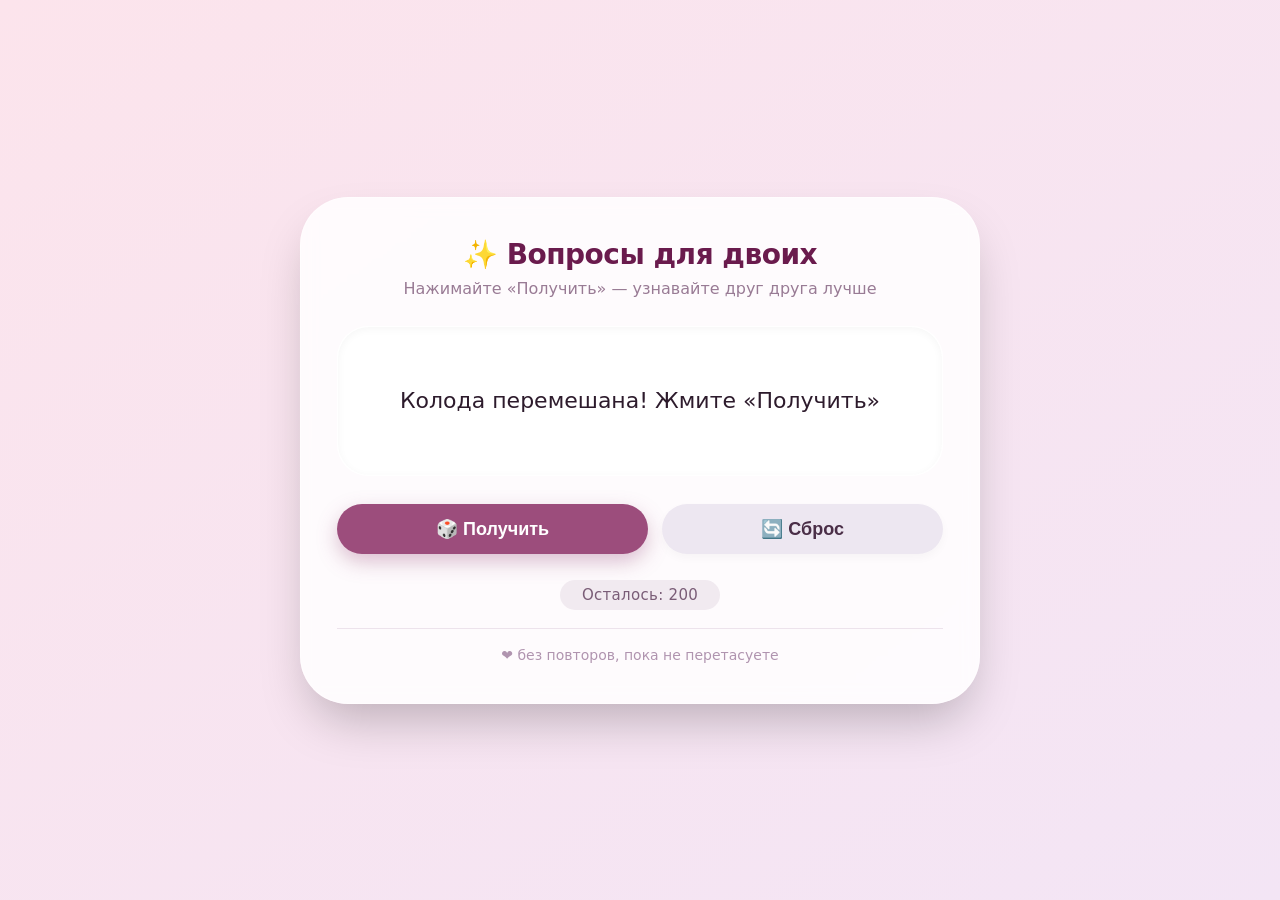
<file: index.html>
<!DOCTYPE html>
<html lang="ru">
<head>
    <meta charset="UTF-8">
    <meta name="viewport" content="width=device-width, initial-scale=1.0">
    <title>♥ Рандомайзер для знакомства</title>
    <style>
        * {
            margin: 0;
            padding: 0;
            box-sizing: border-box;
        }
        body {
            min-height: 100vh;
            display: flex;
            justify-content: center;
            align-items: center;
            font-family: 'Segoe UI', Roboto, system-ui, sans-serif;
            background: linear-gradient(145deg, #fce4ec 0%, #f3e5f5 100%);
            padding: 20px;
        }
        .card {
            background: rgba(255, 255, 255, 0.85);
            backdrop-filter: blur(8px);
            border-radius: 48px;
            padding: 40px 36px;
            max-width: 680px;
            width: 100%;
            box-shadow: 0 25px 50px -12px rgba(0, 0, 0, 0.25);
            transition: 0.3s;
            text-align: center;
            border: 1px solid rgba(255, 255, 255, 0.4);
        }
        h1 {
            font-size: 28px;
            font-weight: 600;
            color: #6a1b4d;
            margin-bottom: 8px;
            letter-spacing: -0.5px;
            display: flex;
            align-items: center;
            justify-content: center;
            gap: 10px;
        }
        .subtitle {
            color: #7f5a7a;
            font-size: 16px;
            margin-bottom: 28px;
            opacity: 0.8;
        }
        #question {
            background: #ffffffcc;
            backdrop-filter: blur(4px);
            border-radius: 32px;
            padding: 32px 24px;
            min-height: 150px;
            display: flex;
            align-items: center;
            justify-content: center;
            font-size: 22px;
            line-height: 1.5;
            color: #2d1b2c;
            font-weight: 500;
            margin: 12px 0 28px;
            box-shadow: inset 0 2px 8px rgba(0,0,0,0.04);
            border: 1px solid rgba(255,255,255,0.5);
            transition: all 0.3s ease;
            word-break: break-word;
        }
        #question.fade {
            animation: fadePop 0.4s ease;
        }
        @keyframes fadePop {
            0% { opacity: 0; transform: scale(0.96); }
            100% { opacity: 1; transform: scale(1); }
        }
        .btn-group {
            display: flex;
            flex-wrap: wrap;
            justify-content: center;
            gap: 14px;
            margin: 8px 0 20px;
        }
        .btn {
            padding: 14px 34px;
            border: none;
            border-radius: 60px;
            font-size: 18px;
            font-weight: 600;
            cursor: pointer;
            transition: all 0.2s;
            background: #f5f0f7;
            color: #3d2a3b;
            box-shadow: 0 4px 10px rgba(0,0,0,0.03);
            flex: 1 1 auto;
            min-width: 140px;
            display: inline-flex;
            align-items: center;
            justify-content: center;
            gap: 8px;
        }
        .btn-primary {
            background: #9c4d7c;
            color: white;
            box-shadow: 0 8px 20px rgba(156, 77, 124, 0.35);
        }
        .btn-primary:hover {
            background: #85406a;
            transform: translateY(-2px);
            box-shadow: 0 12px 28px rgba(156, 77, 124, 0.4);
        }
        .btn-primary:active {
            transform: scale(0.96);
        }
        .btn-secondary {
            background: #ede7f1;
            color: #4a2e47;
        }
        .btn-secondary:hover {
            background: #e0d6e6;
            transform: translateY(-2px);
        }
        .counter {
            font-size: 15px;
            color: #7a5d77;
            margin-top: 6px;
            letter-spacing: 0.3px;
            background: #f1eaf0;
            display: inline-block;
            padding: 6px 22px;
            border-radius: 40px;
            font-weight: 500;
        }
        .footer {
            margin-top: 18px;
            font-size: 14px;
            color: #b094af;
            border-top: 1px solid #ede3ec;
            padding-top: 18px;
        }
        @media (max-width: 500px) {
            .card { padding: 28px 18px; }
            #question { font-size: 19px; padding: 24px 16px; min-height: 120px; }
            .btn { padding: 12px 20px; font-size: 16px; min-width: 110px; }
        }
    </style>
</head>
<body>
<div class="card">
    <h1>✨ Вопросы для двоих</h1>
    <div class="subtitle">Нажимайте «Получить» — узнавайте друг друга лучше</div>

    <div id="question">Начните игру 🥰</div>

    <div class="btn-group">
        <button class="btn btn-primary" onclick="getNext()">🎲 Получить</button>
        <button class="btn btn-secondary" onclick="reset()">🔄 Сброс</button>
    </div>

    <div class="counter" id="counter">Осталось: 200</div>
    <div class="footer">❤️ без повторов, пока не перетасуете</div>
</div>

<script>
    // ★★★★★ ВСЕ 200 ВОПРОСОВ (без нумерации) ★★★★★
    const questions = [
        "Какая самая нелепая вещь, которую ты делала, когда думала, что никто не видит?",
        "Если бы ты была героем мультфильма, кем бы ты была?",
        "Твоя самая дурацкая покупка за последний год?",
        "Что бы ты сделала, если бы у тебя вырос хвост?",
        "Какой звук тебя бесит больше всего?",
        "Если бы ты могла выбрать себе запах на всю жизнь — какой?",
        "Какая знаменитость, по мнению твоих друзей, на тебя похожа?",
        "Ты бы предпочла жить в мире без интернета или без электричества?",
        "Что бы ты сказала человеку, который громко чавкает в кино?",
        "Какая у тебя самая глупая фобия?",
        "Если бы ты была пиццей, какой бы была начинка?",
        "Ты когда-нибудь танцевала так, что было стыдно?",
        "Что ты коллекционировала в детстве?",
        "Какой подарок тебя разочаровал, но ты улыбнулась?",
        "Если бы ты могла стать невидимой на час — что бы сделала?",
        "Самая нелепая причина, по которой ты опаздывала?",
        "Какую песню ты включаешь, когда никто не слышит?",
        "Если бы ты была суперзлодеем — какой была бы суперсила?",
        "Что ты всегда забываешь сделать перед выходом?",
        "Если бы ты могла вернуть один тренд из 2000-х — какой?",
        "Что тебя больше всего бесило в брате/сестре в детстве?",
        "Самая нелепая шалость, за которую тебя ругали родители?",
        "Что ты тайком ела из холодильника ночью?",
        "Если бы твоя семья была сериалом, как бы он назывался?",
        "Кто в твоей семье самый смешной и почему?",
        "Какой запах из детства вызывает у тебя улыбку?",
        "Твоя самая нелепая детская мечта (стать принцессой и т.д.)?",
        "Если бы родители разрешили тебе завести любое животное — кого бы выбрала?",
        "Что ты прятала от родителей под кроватью?",
        "Твои бабушка/дедушка — какие у них были смешные выражения?",
        "Какую игрушку ты так и не выбросила?",
        "Что ты говорила, когда врала родителям?",
        "В каком возрасте ты поняла, что Дед Мороз — папа?",
        "Твоя самая обидная ссора с братом/сестрой из-за пустяка?",
        "Что ты любила делать летом в Иваново, когда была маленькой?",
        "Какой нелепый подарок ты делала родителям своими руками?",
        "Если бы ты могла отправить письмо себе в детстве — что бы написала?",
        "Какой мультфильм ты пересматривала до дыр?",
        "Что тебе всегда запрещали делать, но ты всё равно делала?",
        "Твоя самая любимая семейная традиция?",
        "Твоё самое странное утреннее действие (кроме кофе)?",
        "Ты сначала завтракаешь или одеваешься?",
        "Какой бесполезный навык у тебя есть (например, быстро завязывать шнурки)?",
        "Ты любишь порядок или творческий хаос?",
        "Что ты делаешь, когда не можешь уснуть?",
        "Какая привычка у тебя от парней/подруг, которую ты переняла?",
        "Ты слушаешь музыку в наушниках или на колонке?",
        "Что ты всегда берёшь с собой, кроме телефона и ключей?",
        "Какую часть тела ты моешь первой в душе? (смешно)",
        "У тебя есть «ритуал» перед началом работы?",
        "Как часто ты смотришь в зеркало за день?",
        "Ты предпочитаешь душ или ванну?",
        "Что ты делаешь, если видишь паука в комнате?",
        "Ты заправляешь кровать каждое утро или нет?",
        "Какой сериал ты включила бы, если бы болела и лежала дома?",
        "Ты любишь тишину или фоновый шум?",
        "Какая вещь в твоей квартире самая бесполезная, но ты её хранишь?",
        "Ты часто теряешь вещи? Какие чаще всего?",
        "Что ты делаешь, когда ждёшь ответа на сообщение?",
        "Твоя самая неудобная поза для сна, но ты в ней засыпаешь?",
        "Какой город в России тебя удивил больше всего?",
        "Если бы ты могла уехать завтра — куда бы и на сколько?",
        "Что тебя бесит в такси/метро/общественном транспорте?",
        "Ты смотрела на карту и выбирала место наугад?",
        "Что обязательно привозишь из поездок?",
        "Ты больше любишь горы или море?",
        "Если бы ты была экскурсоводом в Москве — что бы показала в первую очередь?",
        "Какое место в Москве ты считаешь самым переоценённым?",
        "Что тебя раздражает в аэропортах?",
        "Если бы ты могла улететь на выходные вдвоём — куда?",
        "Какой город пахнет так, что ты запомнила?",
        "Ты бы согласилась жить в другом городе ради любви?",
        "Самая смешная потерянная вещь в поездке?",
        "Что ты обязательно фотографируешь в путешествиях (не себя)?",
        "Ты предпочитаешь планировать всё или импровизировать?",
        "Какой сувенир ты привозишь друзьям?",
        "Что бы ты делала в Иваново, если бы поехала туда одна?",
        "Ты любишь ездить на поезде или самолёте?",
        "Какая страна тебе не понравилась, но ты не хочешь говорить вслух?",
        "Если бы ты могла жить в любом архитектурном стиле — какой?",
        "Какое блюдо ты ненавидишь, но все вокруг обожают?",
        "Что ты всегда заказываешь в кафе, даже если меняешь заведения?",
        "У тебя есть секретный ингредиент в домашней еде?",
        "Ты бы съела суп на завтрак?",
        "Какая еда из детства сейчас кажется тебе странной?",
        "Какой фрукт ты никогда не покупаешь, но любишь, когда угощают?",
        "Ты предпочитаешь острое или солёное?",
        "Какую странную комбинацию еды ты пробовала и она оказалась вкусной?",
        "Что ты никогда не станешь готовить, потому что лень?",
        "Твоя любимая уличная еда в Москве?",
        "Если бы ты выбирала последний ужин в жизни — что бы это было?",
        "Ты любишь хрустящую корочку или мягкую?",
        "Какая самая нелепая причина, почему ты не ешь какой-то продукт?",
        "Что ты всегда добавляешь в кофе/чай, кроме сахара?",
        "Ты бы предпочла пиццу с ананасами или без?",
        "Какое блюдо ты считаешь «романтичным» (без алкоголя)?",
        "Что ты тайком досаливаешь, даже если не надо?",
        "Какой десерт ты могла бы есть ложками?",
        "Если бы ты была специей — какой?",
        "Что тебя бесит в ресторанных меню?",
        "Какой фильм ты пересматривала больше 10 раз?",
        "От какого сериала у тебя «зависимость», которую ты скрываешь?",
        "Какая сцена в кино тебя всегда смешит?",
        "Если бы твоя жизнь была фильмом, кто бы сыграл тебя?",
        "Какой саундтрек ты напеваешь, не замечая?",
        "Ты плачешь в кино или нет?",
        "Какой жанр ты никогда не смотришь и почему?",
        "Ты смотришь финальные титры или выходишь сразу?",
        "Какая песня сейчас у тебя на повторе?",
        "Кто твой любимый музыкальный исполнитель, о котором стыдно признаться?",
        "Какую музыку ты включаешь, чтобы убраться?",
        "Ты танцуешь, когда готовишь?",
        "Какой клип ты считаешь шедевром, а все говорят, что это бред?",
        "Ты поёшь в машине/душе? Какую песню?",
        "Какой музыкальный инструмент ты хотела бы освоить?",
        "Есть песня, которая всегда поднимает настроение?",
        "Ты слушаешь подкасты? Какой последний?",
        "Что ты думаешь о караоке? Последняя песня, которую пела?",
        "Если бы ты была героиней музыкального клипа — какой у него был бы сюжет?",
        "Твоя любимая группа, о которой мало кто знает?",
        "Если бы деньги не имели значения — чем бы ты занималась каждый день?",
        "Ты хотела бы иметь дом в горах или на океане?",
        "Какую книгу ты хотела бы пережить заново впервые?",
        "Если бы ты могла придумать свой праздник — какой бы он был?",
        "Ты бы хотела летать или дышать под водой?",
        "Какой необычный талант ты хотела бы иметь?",
        "Если бы ты была дизайнером — что бы создала?",
        "Какую историческую эпоху ты хотела бы увидеть на один день?",
        "Что бы ты делала, если бы осталась последней на Земле?",
        "Ты бы согласилась на путешествие на Луну, если бы было безопасно?",
        "Какой был бы твой идеальный выходной с парнем?",
        "Ты бы хотела иметь секретную комнату в квартире — для чего?",
        "Если бы ты могла освоить любую профессию за месяц — какую?",
        "Что бы ты изменила в современном мире, если бы была всесильной?",
        "Ты хотела бы жить в эпоху, когда не было соцсетей?",
        "Какая твоя самая заветная мечта (не связанная с работой)?",
        "Если бы ты могла иметь любого животного в качестве питомца (экзотического) — кто?",
        "Ты бы хотела однажды увидеть северное сияние?",
        "Какой твой самый смелый поступок в жизни?",
        "Что бы ты делала, если бы узнала, что осталось жить год?",
        "Что бы ты предпочла: ужин при свечах или пикник на закате?",
        "Ты любишь, когда парень берёт инициативу в свиданиях?",
        "Что для тебя идеальное свидание без алкоголя?",
        "Ты бы согласилась на свидание вслепую от друзей?",
        "Что для тебя самый романтичный жест?",
        "Ты чаще замечаешь глаза или улыбку?",
        "Какой неловкий момент на свидании у тебя был?",
        "Ты любишь, когда тебя хвалят за внешность или за ум?",
        "Какую музыку ты бы включила на романтическом вечере?",
        "Что тебя отталкивает на первом свидании?",
        "Ты бы пошла в кино на первом свидании или нет?",
        "Если бы свидание проходило в книжном магазине — что бы ты делала?",
        "Какое свидание было самым необычным у тебя?",
        "Ты предпочитаешь свидания на улице или в помещении?",
        "Какой комплимент тебе запомнился навсегда?",
        "Что тебя заводит в парне больше всего (не интимно)?",
        "Ты бы хотела, чтобы парень пел тебе на гитаре?",
        "Как ты относишься к «спонтанным» свиданиям?",
        "Твоё любимое место для свиданий в Москве?",
        "Что ты считаешь перебором на свидании?",
        "Что для тебя важнее в интимной близости: эмоции или техника?",
        "Какой запах на парне тебя привлекает или отталкивает?",
        "Ты любишь, когда парень шепчет на ухо или молчание?",
        "Что ты считаешь самым интимным, кроме секса?",
        "Как ты относишься к утреннему сексу?",
        "Ты бы хотела, чтобы парень раздевал тебя медленно или быстро?",
        "Какое место на теле парня ты целуешь первым?",
        "Ты предпочитаешь полную темноту или свет при свете?",
        "Что тебя смущает в интимной близости, но ты стесняешься сказать?",
        "Какую музыку ты бы включила для настроения?",
        "Ты любишь долгие прелюдии или быстрые?",
        "Какой комплимент в постели ты бы хотела услышать?",
        "Что для тебя «слишком рано» для близости?",
        "Ты бы хотела, чтобы парень спрашивал, что тебе нравится?",
        "Что тебя заводит больше — слова или прикосновения?",
        "Как ты относишься к неожиданным поцелуям?",
        "Ты любишь, когда парень доминирует или ты?",
        "Что бы ты делала, если бы парень не угадал твои желания?",
        "Есть ли у тебя фантазия, которую ты хотела бы осуществить?",
        "Что для тебя — идеальный финал свидания?",
        "Если бы ты могла выбрать суперсилу, но она была бы бесполезной — какую?",
        "Ты бы предпочла жить в доме-призраке или в доме без окон?",
        "Что бы ты делала, если бы стала на 10 см выше?",
        "Если бы ты могла читать мысли, чьи бы ты читала?",
        "Как бы ты объяснила инопланетянам чувство юмора?",
        "Ты бы согласилась на бессмертие, если бы твои близкие тоже были бессмертны?",
        "Если бы ты была директором школы — что бы отменила?",
        "Какое животное могло бы стать президентом?",
        "Ты бы скорее потеряла слух или зрение?",
        "Если бы ты была блюдом на конкурсе — что бы приготовила?",
        "Какое слово ты бы убрала из лексикона всех людей?",
        "Ты бы хотела иметь хвост или рога?",
        "Если бы твой день повторялся как «День сурка» — что бы ты делала?",
        "Какой нелепый закон ты бы ввела?",
        "Ты бы отправилась в космос, если бы это было односторонним билетом?",
        "Что бы ты сделала, если бы нашла мешок денег?",
        "Ты бы скорее выбрала дар убеждения или дар перемещения во времени?",
        "Если бы ты могла создать свой идеальный остров — что бы на нём было?",
        "Какую нелепую традицию ты бы ввела для пары?",
        "Что бы ты спросила у своей будущей внучки?"
    ];

    // Логика перемешивания и выдачи
    let shuffled = [];
    let index = 0;
    const questionEl = document.getElementById('question');
    const counterEl = document.getElementById('counter');

    function shuffleArray(arr) {
        for (let i = arr.length - 1; i > 0; i--) {
            const j = Math.floor(Math.random() * (i + 1));
            [arr[i], arr[j]] = [arr[j], arr[i]];
        }
        return arr;
    }

    function reset() {
        shuffled = shuffleArray([...questions]);
        index = 0;
        questionEl.textContent = 'Колода перемешана! Жмите «Получить»';
        questionEl.classList.remove('fade');
        void questionEl.offsetWidth; // триггер перезапуска анимации
        counterEl.textContent = `Осталось: ${shuffled.length}`;
    }

    function getNext() {
        if (!shuffled.length || index >= shuffled.length) {
            questionEl.textContent = '🎉 Все вопросы кончились! Нажмите «Сброс»';
            counterEl.textContent = 'Осталось: 0';
            questionEl.classList.remove('fade');
            return;
        }
        // Анимация
        questionEl.classList.remove('fade');
        void questionEl.offsetWidth;
        questionEl.textContent = shuffled[index];
        questionEl.classList.add('fade');
        index++;
        counterEl.textContent = `Осталось: ${shuffled.length - index}`;
    }

    // Инициализация
    reset();
</script>
</body>
</html>
</file>
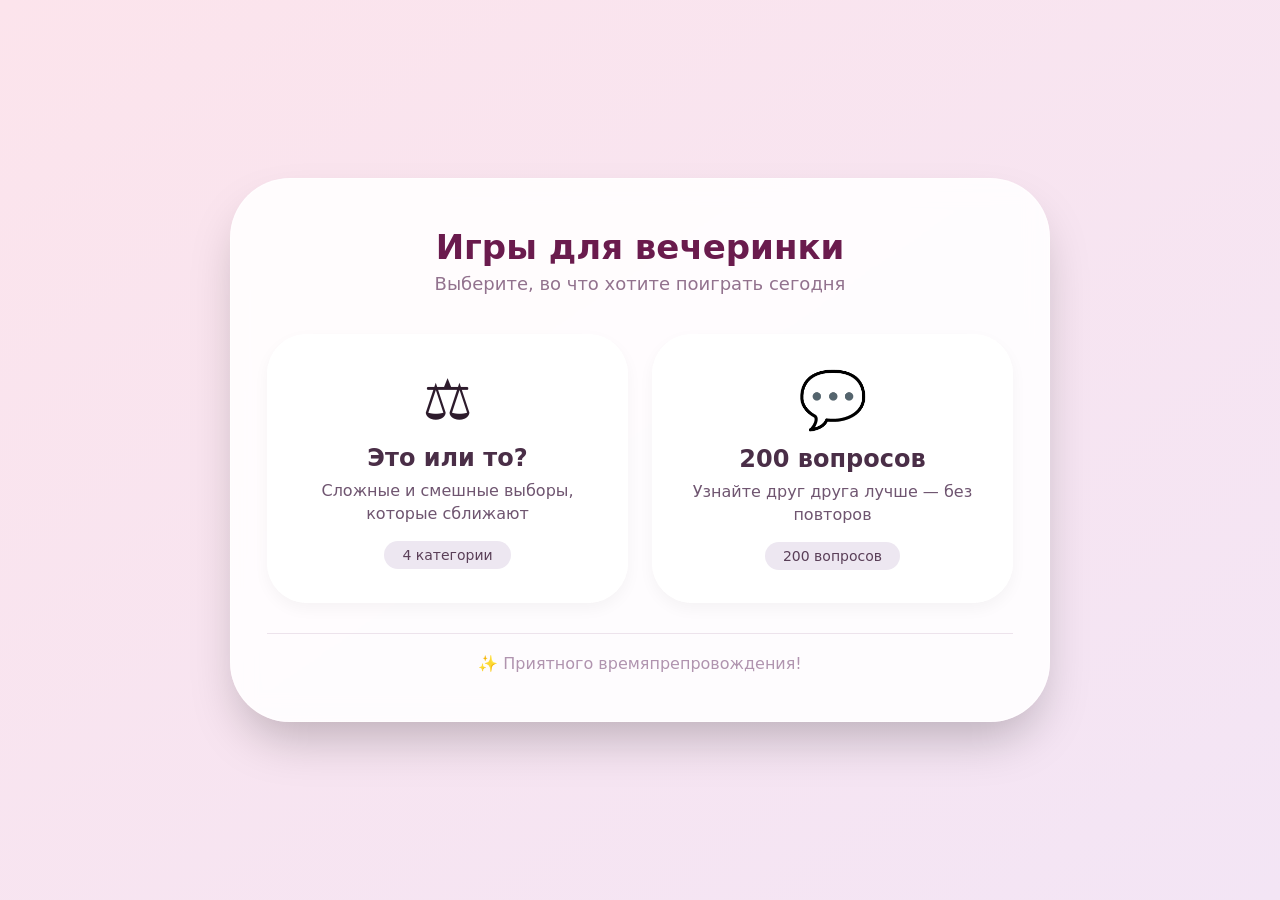
<file: Сайт с играми/index.html>
<!DOCTYPE html>
<html lang="ru">
<head>
    <meta charset="UTF-8">
    <meta name="viewport" content="width=device-width, initial-scale=1.0, maximum-scale=1.0, user-scalable=no">
    <title>Игры для пары</title>
    <link rel="stylesheet" href="style.css">
</head>
<body>
    <div class="menu">
        <h1>Игры для вечеринки</h1>
        <p class="description">Выберите, во что хотите поиграть сегодня</p>

        <div class="cards">
            <a href="Это или то/index.html" class="card">
                <div class="card-icon">⚖️</div>
                <h2>Это или то?</h2>
                <p>Сложные и смешные выборы, которые сближают</p>
                <span class="tag">4 категории</span>
            </a>

            <a href="200 вопросов для двоих/index.html" class="card">
                <div class="card-icon">💬</div>
                <h2>200 вопросов</h2>
                <p>Узнайте друг друга лучше — без повторов</p>
                <span class="tag">200 вопросов</span>
            </a>
        </div>

        <div class="footer">
            ✨ Приятного времяпрепровождения!
        </div>
    </div>

    <script src="script.js"></script>
</body>
</html>
</file>
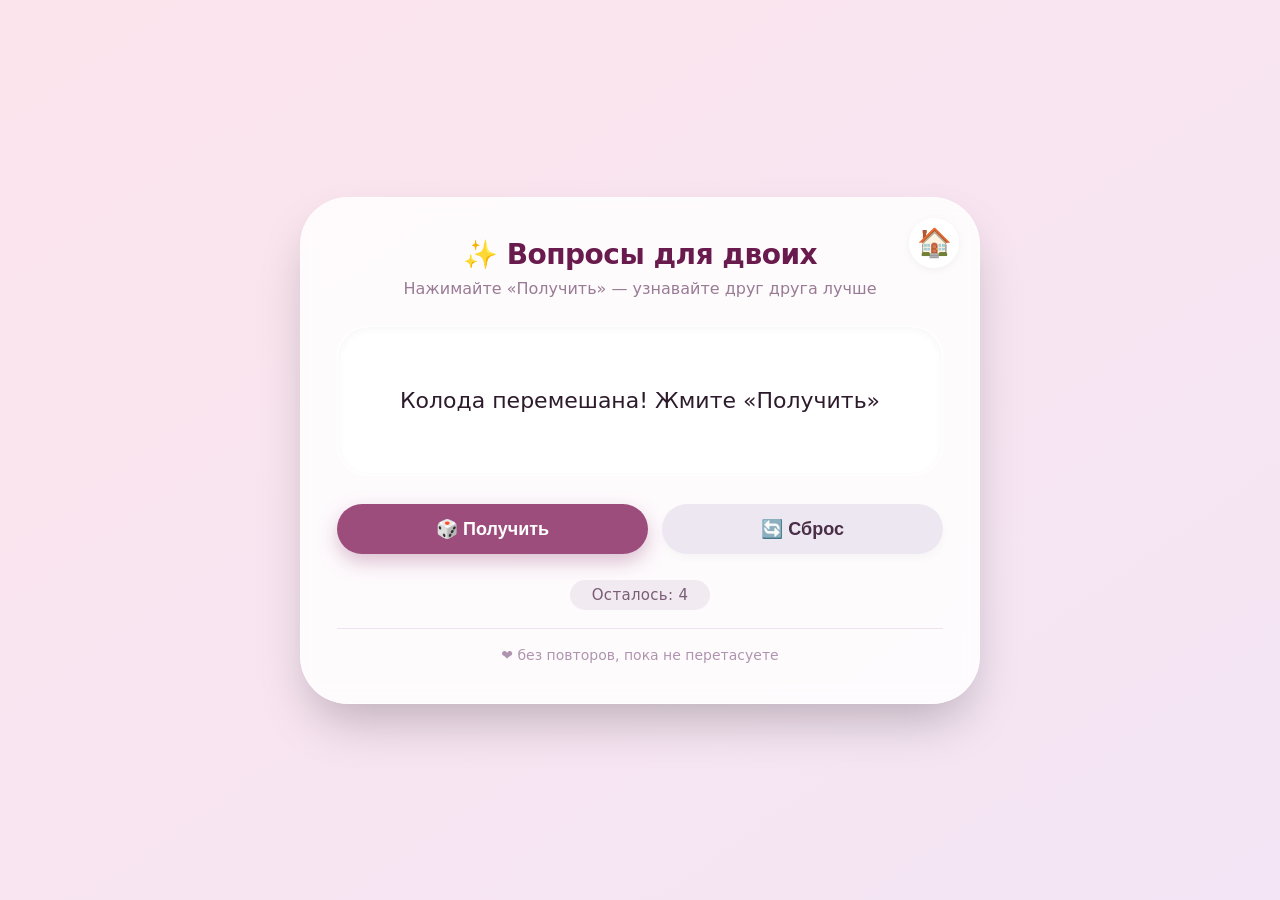
<file: Сайт с играми/200 вопросов для двоих/index.html>
<!DOCTYPE html>
<html lang="ru">
<head>
    <meta charset="UTF-8">
    <meta name="viewport" content="width=device-width, initial-scale=1.0, maximum-scale=1.0, user-scalable=no">
    <title>♥ Вопросы для знакомства</title>
    <link rel="stylesheet" href="style.css">
</head>
<body>
    <div class="card">
        <a href="../index.html" class="home-link" title="На главную">🏠</a>
        <h1>✨ Вопросы для двоих</h1>
        <div class="subtitle">Нажимайте «Получить» — узнавайте друг друга лучше</div>

        <div id="question">Начните игру 🥰</div>

        <div class="btn-group">
            <button class="btn btn-primary" onclick="getNext()">🎲 Получить</button>
            <button class="btn btn-secondary" onclick="reset()">🔄 Сброс</button>
        </div>

        <div class="counter" id="counter">Осталось: 200</div>
        <div class="footer">❤️ без повторов, пока не перетасуете</div>
    </div>

    <script src="script.js"></script>
</body>
</html>
</file>
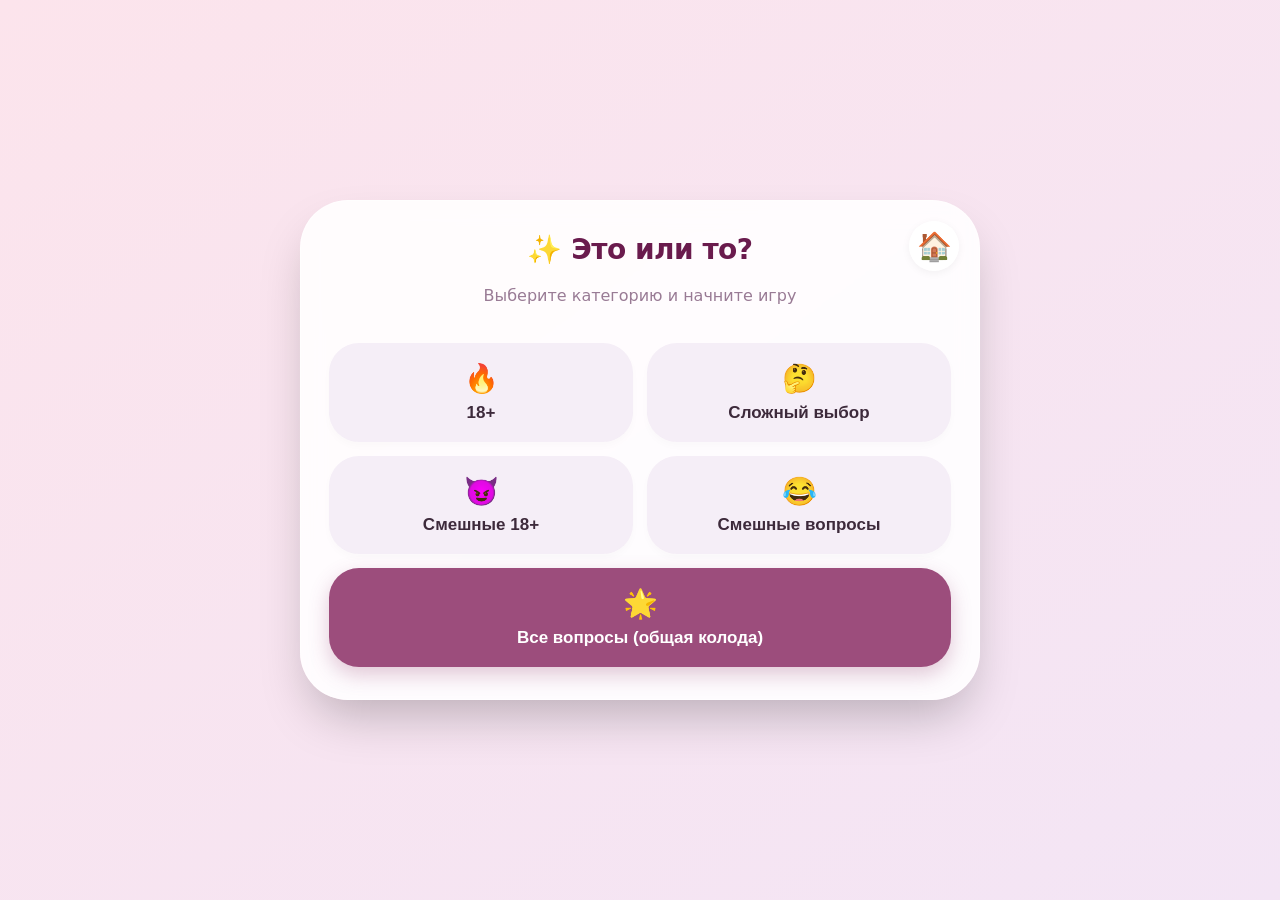
<file: Сайт с играми/Это или то/index.html>
<!DOCTYPE html>
<html lang="ru">
<head>
    <meta charset="UTF-8">
    <meta name="viewport" content="width=device-width, initial-scale=1.0, maximum-scale=1.0, user-scalable=no">
    <title>Это или то? — Игра для пары</title>
    <link rel="stylesheet" href="style.css">
</head>
<body>
<div class="app" id="app">
<a href="../index.html" class="home-link" title="На главную">🏠</a>
    <!-- ЭКРАН ВЫБОРА КАТЕГОРИЙ -->
    <div id="categoryScreen">
        <h1>✨ Это или то?</h1>
        <div class="subhead">Выберите категорию и начните игру</div>
        <div class="cat-grid" id="categoryGrid"></div>
    </div>

    <!-- ЭКРАН ИГРЫ -->
    <div id="gameScreen">
        <div class="game-header">
            <button class="back-btn" id="backToCategories">← Назад</button>
            <span class="counter" id="counter">Осталось: 0</span>
        </div>
        <div class="question-box" id="questionDisplay">Загрузка...</div>
        <div class="options" id="optionsContainer">
            <button class="option-btn a" id="optionA">Вариант А</button>
            <button class="option-btn b" id="optionB">Вариант Б</button>
        </div>
        <div class="game-footer">
            <button class="reset-btn" id="resetCategoryBtn">🔄 Перемешать заново</button>
        </div>
    </div>
</div>

<script src="script.js"></script>
</body>
</html>
</file>
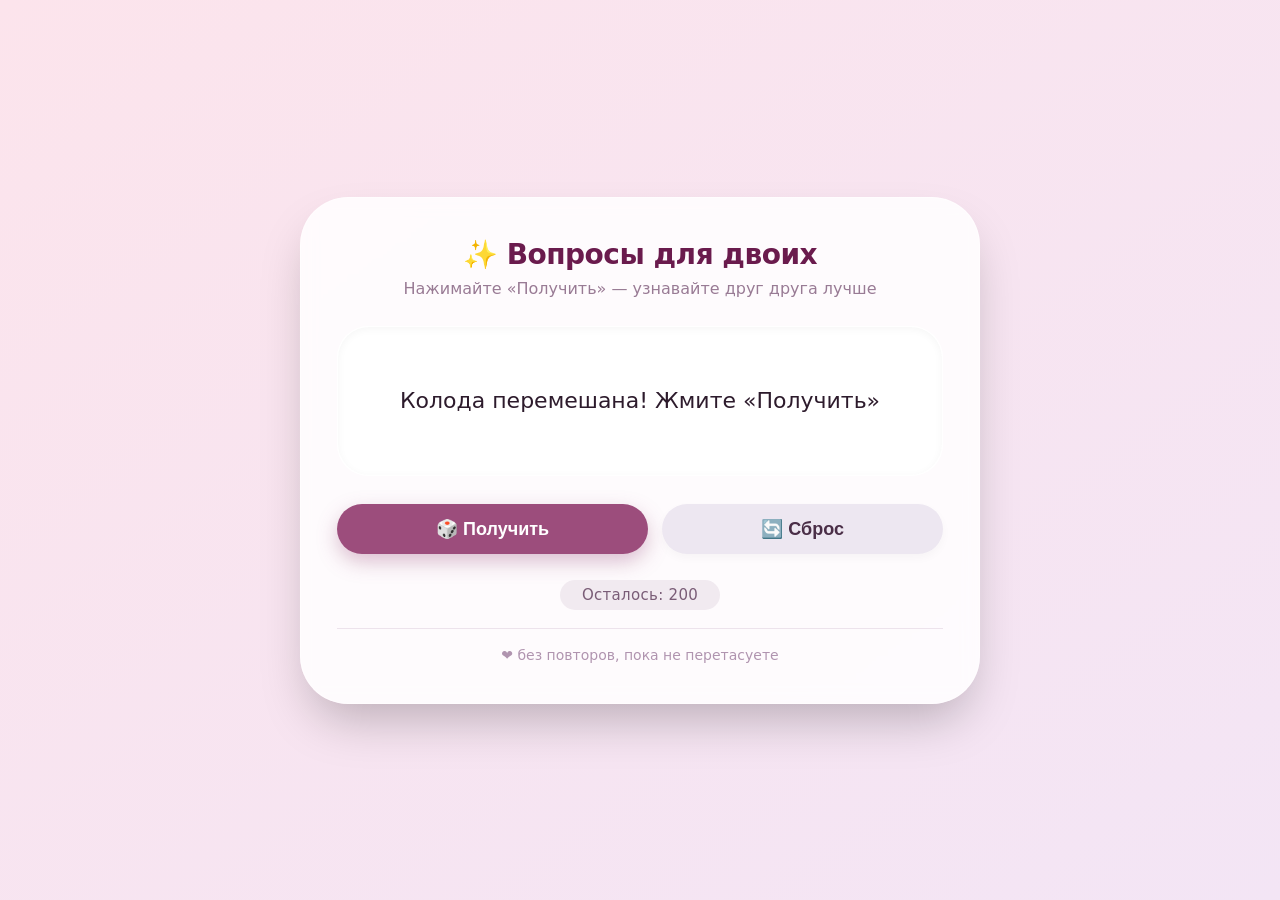
<file: paregame_200questions.html>
<!DOCTYPE html>
<html lang="ru">
<head>
    <meta charset="UTF-8">
    <meta name="viewport" content="width=device-width, initial-scale=1.0">
    <title>♥ Рандомайзер для знакомства</title>
    <style>
        * {
            margin: 0;
            padding: 0;
            box-sizing: border-box;
        }
        body {
            min-height: 100vh;
            display: flex;
            justify-content: center;
            align-items: center;
            font-family: 'Segoe UI', Roboto, system-ui, sans-serif;
            background: linear-gradient(145deg, #fce4ec 0%, #f3e5f5 100%);
            padding: 20px;
        }
        .card {
            background: rgba(255, 255, 255, 0.85);
            backdrop-filter: blur(8px);
            border-radius: 48px;
            padding: 40px 36px;
            max-width: 680px;
            width: 100%;
            box-shadow: 0 25px 50px -12px rgba(0, 0, 0, 0.25);
            transition: 0.3s;
            text-align: center;
            border: 1px solid rgba(255, 255, 255, 0.4);
        }
        h1 {
            font-size: 28px;
            font-weight: 600;
            color: #6a1b4d;
            margin-bottom: 8px;
            letter-spacing: -0.5px;
            display: flex;
            align-items: center;
            justify-content: center;
            gap: 10px;
        }
        .subtitle {
            color: #7f5a7a;
            font-size: 16px;
            margin-bottom: 28px;
            opacity: 0.8;
        }
        #question {
            background: #ffffffcc;
            backdrop-filter: blur(4px);
            border-radius: 32px;
            padding: 32px 24px;
            min-height: 150px;
            display: flex;
            align-items: center;
            justify-content: center;
            font-size: 22px;
            line-height: 1.5;
            color: #2d1b2c;
            font-weight: 500;
            margin: 12px 0 28px;
            box-shadow: inset 0 2px 8px rgba(0,0,0,0.04);
            border: 1px solid rgba(255,255,255,0.5);
            transition: all 0.3s ease;
            word-break: break-word;
        }
        #question.fade {
            animation: fadePop 0.4s ease;
        }
        @keyframes fadePop {
            0% { opacity: 0; transform: scale(0.96); }
            100% { opacity: 1; transform: scale(1); }
        }
        .btn-group {
            display: flex;
            flex-wrap: wrap;
            justify-content: center;
            gap: 14px;
            margin: 8px 0 20px;
        }
        .btn {
            padding: 14px 34px;
            border: none;
            border-radius: 60px;
            font-size: 18px;
            font-weight: 600;
            cursor: pointer;
            transition: all 0.2s;
            background: #f5f0f7;
            color: #3d2a3b;
            box-shadow: 0 4px 10px rgba(0,0,0,0.03);
            flex: 1 1 auto;
            min-width: 140px;
            display: inline-flex;
            align-items: center;
            justify-content: center;
            gap: 8px;
        }
        .btn-primary {
            background: #9c4d7c;
            color: white;
            box-shadow: 0 8px 20px rgba(156, 77, 124, 0.35);
        }
        .btn-primary:hover {
            background: #85406a;
            transform: translateY(-2px);
            box-shadow: 0 12px 28px rgba(156, 77, 124, 0.4);
        }
        .btn-primary:active {
            transform: scale(0.96);
        }
        .btn-secondary {
            background: #ede7f1;
            color: #4a2e47;
        }
        .btn-secondary:hover {
            background: #e0d6e6;
            transform: translateY(-2px);
        }
        .counter {
            font-size: 15px;
            color: #7a5d77;
            margin-top: 6px;
            letter-spacing: 0.3px;
            background: #f1eaf0;
            display: inline-block;
            padding: 6px 22px;
            border-radius: 40px;
            font-weight: 500;
        }
        .footer {
            margin-top: 18px;
            font-size: 14px;
            color: #b094af;
            border-top: 1px solid #ede3ec;
            padding-top: 18px;
        }
        @media (max-width: 500px) {
            .card { padding: 28px 18px; }
            #question { font-size: 19px; padding: 24px 16px; min-height: 120px; }
            .btn { padding: 12px 20px; font-size: 16px; min-width: 110px; }
        }
    </style>
</head>
<body>
<div class="card">
    <h1>✨ Вопросы для двоих</h1>
    <div class="subtitle">Нажимайте «Получить» — узнавайте друг друга лучше</div>

    <div id="question">Начните игру 🥰</div>

    <div class="btn-group">
        <button class="btn btn-primary" onclick="getNext()">🎲 Получить</button>
        <button class="btn btn-secondary" onclick="reset()">🔄 Сброс</button>
    </div>

    <div class="counter" id="counter">Осталось: 200</div>
    <div class="footer">❤️ без повторов, пока не перетасуете</div>
</div>

<script>
    // ★★★★★ ВСЕ 200 ВОПРОСОВ (без нумерации) ★★★★★
    const questions = [
        "Какая самая нелепая вещь, которую ты делала, когда думала, что никто не видит?",
        "Если бы ты была героем мультфильма, кем бы ты была?",
        "Твоя самая дурацкая покупка за последний год?",
        "Что бы ты сделала, если бы у тебя вырос хвост?",
        "Какой звук тебя бесит больше всего?",
        "Если бы ты могла выбрать себе запах на всю жизнь — какой?",
        "Какая знаменитость, по мнению твоих друзей, на тебя похожа?",
        "Ты бы предпочла жить в мире без интернета или без электричества?",
        "Что бы ты сказала человеку, который громко чавкает в кино?",
        "Какая у тебя самая глупая фобия?",
        "Если бы ты была пиццей, какой бы была начинка?",
        "Ты когда-нибудь танцевала так, что было стыдно?",
        "Что ты коллекционировала в детстве?",
        "Какой подарок тебя разочаровал, но ты улыбнулась?",
        "Если бы ты могла стать невидимой на час — что бы сделала?",
        "Самая нелепая причина, по которой ты опаздывала?",
        "Какую песню ты включаешь, когда никто не слышит?",
        "Если бы ты была суперзлодеем — какой была бы суперсила?",
        "Что ты всегда забываешь сделать перед выходом?",
        "Если бы ты могла вернуть один тренд из 2000-х — какой?",
        "Что тебя больше всего бесило в брате/сестре в детстве?",
        "Самая нелепая шалость, за которую тебя ругали родители?",
        "Что ты тайком ела из холодильника ночью?",
        "Если бы твоя семья была сериалом, как бы он назывался?",
        "Кто в твоей семье самый смешной и почему?",
        "Какой запах из детства вызывает у тебя улыбку?",
        "Твоя самая нелепая детская мечта (стать принцессой и т.д.)?",
        "Если бы родители разрешили тебе завести любое животное — кого бы выбрала?",
        "Что ты прятала от родителей под кроватью?",
        "Твои бабушка/дедушка — какие у них были смешные выражения?",
        "Какую игрушку ты так и не выбросила?",
        "Что ты говорила, когда врала родителям?",
        "В каком возрасте ты поняла, что Дед Мороз — папа?",
        "Твоя самая обидная ссора с братом/сестрой из-за пустяка?",
        "Что ты любила делать летом в Иваново, когда была маленькой?",
        "Какой нелепый подарок ты делала родителям своими руками?",
        "Если бы ты могла отправить письмо себе в детстве — что бы написала?",
        "Какой мультфильм ты пересматривала до дыр?",
        "Что тебе всегда запрещали делать, но ты всё равно делала?",
        "Твоя самая любимая семейная традиция?",
        "Твоё самое странное утреннее действие (кроме кофе)?",
        "Ты сначала завтракаешь или одеваешься?",
        "Какой бесполезный навык у тебя есть (например, быстро завязывать шнурки)?",
        "Ты любишь порядок или творческий хаос?",
        "Что ты делаешь, когда не можешь уснуть?",
        "Какая привычка у тебя от парней/подруг, которую ты переняла?",
        "Ты слушаешь музыку в наушниках или на колонке?",
        "Что ты всегда берёшь с собой, кроме телефона и ключей?",
        "Какую часть тела ты моешь первой в душе? (смешно)",
        "У тебя есть «ритуал» перед началом работы?",
        "Как часто ты смотришь в зеркало за день?",
        "Ты предпочитаешь душ или ванну?",
        "Что ты делаешь, если видишь паука в комнате?",
        "Ты заправляешь кровать каждое утро или нет?",
        "Какой сериал ты включила бы, если бы болела и лежала дома?",
        "Ты любишь тишину или фоновый шум?",
        "Какая вещь в твоей квартире самая бесполезная, но ты её хранишь?",
        "Ты часто теряешь вещи? Какие чаще всего?",
        "Что ты делаешь, когда ждёшь ответа на сообщение?",
        "Твоя самая неудобная поза для сна, но ты в ней засыпаешь?",
        "Какой город в России тебя удивил больше всего?",
        "Если бы ты могла уехать завтра — куда бы и на сколько?",
        "Что тебя бесит в такси/метро/общественном транспорте?",
        "Ты смотрела на карту и выбирала место наугад?",
        "Что обязательно привозишь из поездок?",
        "Ты больше любишь горы или море?",
        "Если бы ты была экскурсоводом в Москве — что бы показала в первую очередь?",
        "Какое место в Москве ты считаешь самым переоценённым?",
        "Что тебя раздражает в аэропортах?",
        "Если бы ты могла улететь на выходные вдвоём — куда?",
        "Какой город пахнет так, что ты запомнила?",
        "Ты бы согласилась жить в другом городе ради любви?",
        "Самая смешная потерянная вещь в поездке?",
        "Что ты обязательно фотографируешь в путешествиях (не себя)?",
        "Ты предпочитаешь планировать всё или импровизировать?",
        "Какой сувенир ты привозишь друзьям?",
        "Что бы ты делала в Иваново, если бы поехала туда одна?",
        "Ты любишь ездить на поезде или самолёте?",
        "Какая страна тебе не понравилась, но ты не хочешь говорить вслух?",
        "Если бы ты могла жить в любом архитектурном стиле — какой?",
        "Какое блюдо ты ненавидишь, но все вокруг обожают?",
        "Что ты всегда заказываешь в кафе, даже если меняешь заведения?",
        "У тебя есть секретный ингредиент в домашней еде?",
        "Ты бы съела суп на завтрак?",
        "Какая еда из детства сейчас кажется тебе странной?",
        "Какой фрукт ты никогда не покупаешь, но любишь, когда угощают?",
        "Ты предпочитаешь острое или солёное?",
        "Какую странную комбинацию еды ты пробовала и она оказалась вкусной?",
        "Что ты никогда не станешь готовить, потому что лень?",
        "Твоя любимая уличная еда в Москве?",
        "Если бы ты выбирала последний ужин в жизни — что бы это было?",
        "Ты любишь хрустящую корочку или мягкую?",
        "Какая самая нелепая причина, почему ты не ешь какой-то продукт?",
        "Что ты всегда добавляешь в кофе/чай, кроме сахара?",
        "Ты бы предпочла пиццу с ананасами или без?",
        "Какое блюдо ты считаешь «романтичным» (без алкоголя)?",
        "Что ты тайком досаливаешь, даже если не надо?",
        "Какой десерт ты могла бы есть ложками?",
        "Если бы ты была специей — какой?",
        "Что тебя бесит в ресторанных меню?",
        "Какой фильм ты пересматривала больше 10 раз?",
        "От какого сериала у тебя «зависимость», которую ты скрываешь?",
        "Какая сцена в кино тебя всегда смешит?",
        "Если бы твоя жизнь была фильмом, кто бы сыграл тебя?",
        "Какой саундтрек ты напеваешь, не замечая?",
        "Ты плачешь в кино или нет?",
        "Какой жанр ты никогда не смотришь и почему?",
        "Ты смотришь финальные титры или выходишь сразу?",
        "Какая песня сейчас у тебя на повторе?",
        "Кто твой любимый музыкальный исполнитель, о котором стыдно признаться?",
        "Какую музыку ты включаешь, чтобы убраться?",
        "Ты танцуешь, когда готовишь?",
        "Какой клип ты считаешь шедевром, а все говорят, что это бред?",
        "Ты поёшь в машине/душе? Какую песню?",
        "Какой музыкальный инструмент ты хотела бы освоить?",
        "Есть песня, которая всегда поднимает настроение?",
        "Ты слушаешь подкасты? Какой последний?",
        "Что ты думаешь о караоке? Последняя песня, которую пела?",
        "Если бы ты была героиней музыкального клипа — какой у него был бы сюжет?",
        "Твоя любимая группа, о которой мало кто знает?",
        "Если бы деньги не имели значения — чем бы ты занималась каждый день?",
        "Ты хотела бы иметь дом в горах или на океане?",
        "Какую книгу ты хотела бы пережить заново впервые?",
        "Если бы ты могла придумать свой праздник — какой бы он был?",
        "Ты бы хотела летать или дышать под водой?",
        "Какой необычный талант ты хотела бы иметь?",
        "Если бы ты была дизайнером — что бы создала?",
        "Какую историческую эпоху ты хотела бы увидеть на один день?",
        "Что бы ты делала, если бы осталась последней на Земле?",
        "Ты бы согласилась на путешествие на Луну, если бы было безопасно?",
        "Какой был бы твой идеальный выходной с парнем?",
        "Ты бы хотела иметь секретную комнату в квартире — для чего?",
        "Если бы ты могла освоить любую профессию за месяц — какую?",
        "Что бы ты изменила в современном мире, если бы была всесильной?",
        "Ты хотела бы жить в эпоху, когда не было соцсетей?",
        "Какая твоя самая заветная мечта (не связанная с работой)?",
        "Если бы ты могла иметь любого животного в качестве питомца (экзотического) — кто?",
        "Ты бы хотела однажды увидеть северное сияние?",
        "Какой твой самый смелый поступок в жизни?",
        "Что бы ты делала, если бы узнала, что осталось жить год?",
        "Что бы ты предпочла: ужин при свечах или пикник на закате?",
        "Ты любишь, когда парень берёт инициативу в свиданиях?",
        "Что для тебя идеальное свидание без алкоголя?",
        "Ты бы согласилась на свидание вслепую от друзей?",
        "Что для тебя самый романтичный жест?",
        "Ты чаще замечаешь глаза или улыбку?",
        "Какой неловкий момент на свидании у тебя был?",
        "Ты любишь, когда тебя хвалят за внешность или за ум?",
        "Какую музыку ты бы включила на романтическом вечере?",
        "Что тебя отталкивает на первом свидании?",
        "Ты бы пошла в кино на первом свидании или нет?",
        "Если бы свидание проходило в книжном магазине — что бы ты делала?",
        "Какое свидание было самым необычным у тебя?",
        "Ты предпочитаешь свидания на улице или в помещении?",
        "Какой комплимент тебе запомнился навсегда?",
        "Что тебя заводит в парне больше всего (не интимно)?",
        "Ты бы хотела, чтобы парень пел тебе на гитаре?",
        "Как ты относишься к «спонтанным» свиданиям?",
        "Твоё любимое место для свиданий в Москве?",
        "Что ты считаешь перебором на свидании?",
        "Что для тебя важнее в интимной близости: эмоции или техника?",
        "Какой запах на парне тебя привлекает или отталкивает?",
        "Ты любишь, когда парень шепчет на ухо или молчание?",
        "Что ты считаешь самым интимным, кроме секса?",
        "Как ты относишься к утреннему сексу?",
        "Ты бы хотела, чтобы парень раздевал тебя медленно или быстро?",
        "Какое место на теле парня ты целуешь первым?",
        "Ты предпочитаешь полную темноту или свет при свете?",
        "Что тебя смущает в интимной близости, но ты стесняешься сказать?",
        "Какую музыку ты бы включила для настроения?",
        "Ты любишь долгие прелюдии или быстрые?",
        "Какой комплимент в постели ты бы хотела услышать?",
        "Что для тебя «слишком рано» для близости?",
        "Ты бы хотела, чтобы парень спрашивал, что тебе нравится?",
        "Что тебя заводит больше — слова или прикосновения?",
        "Как ты относишься к неожиданным поцелуям?",
        "Ты любишь, когда парень доминирует или ты?",
        "Что бы ты делала, если бы парень не угадал твои желания?",
        "Есть ли у тебя фантазия, которую ты хотела бы осуществить?",
        "Что для тебя — идеальный финал свидания?",
        "Если бы ты могла выбрать суперсилу, но она была бы бесполезной — какую?",
        "Ты бы предпочла жить в доме-призраке или в доме без окон?",
        "Что бы ты делала, если бы стала на 10 см выше?",
        "Если бы ты могла читать мысли, чьи бы ты читала?",
        "Как бы ты объяснила инопланетянам чувство юмора?",
        "Ты бы согласилась на бессмертие, если бы твои близкие тоже были бессмертны?",
        "Если бы ты была директором школы — что бы отменила?",
        "Какое животное могло бы стать президентом?",
        "Ты бы скорее потеряла слух или зрение?",
        "Если бы ты была блюдом на конкурсе — что бы приготовила?",
        "Какое слово ты бы убрала из лексикона всех людей?",
        "Ты бы хотела иметь хвост или рога?",
        "Если бы твой день повторялся как «День сурка» — что бы ты делала?",
        "Какой нелепый закон ты бы ввела?",
        "Ты бы отправилась в космос, если бы это было односторонним билетом?",
        "Что бы ты сделала, если бы нашла мешок денег?",
        "Ты бы скорее выбрала дар убеждения или дар перемещения во времени?",
        "Если бы ты могла создать свой идеальный остров — что бы на нём было?",
        "Какую нелепую традицию ты бы ввела для пары?",
        "Что бы ты спросила у своей будущей внучки?"
    ];

    // Логика перемешивания и выдачи
    let shuffled = [];
    let index = 0;
    const questionEl = document.getElementById('question');
    const counterEl = document.getElementById('counter');

    function shuffleArray(arr) {
        for (let i = arr.length - 1; i > 0; i--) {
            const j = Math.floor(Math.random() * (i + 1));
            [arr[i], arr[j]] = [arr[j], arr[i]];
        }
        return arr;
    }

    function reset() {
        shuffled = shuffleArray([...questions]);
        index = 0;
        questionEl.textContent = 'Колода перемешана! Жмите «Получить»';
        questionEl.classList.remove('fade');
        void questionEl.offsetWidth; // триггер перезапуска анимации
        counterEl.textContent = `Осталось: ${shuffled.length}`;
    }

    function getNext() {
        if (!shuffled.length || index >= shuffled.length) {
            questionEl.textContent = '🎉 Все вопросы кончились! Нажмите «Сброс»';
            counterEl.textContent = 'Осталось: 0';
            questionEl.classList.remove('fade');
            return;
        }
        // Анимация
        questionEl.classList.remove('fade');
        void questionEl.offsetWidth;
        questionEl.textContent = shuffled[index];
        questionEl.classList.add('fade');
        index++;
        counterEl.textContent = `Осталось: ${shuffled.length - index}`;
    }

    // Инициализация
    reset();
</script>
</body>
</html>
</file>
<file: Сайт с играми/style.css>
* {
    margin: 0;
    padding: 0;
    box-sizing: border-box;
}
body {
    min-height: 100vh;
    display: flex;
    justify-content: center;
    align-items: center;
    font-family: 'Segoe UI', Roboto, system-ui, -apple-system, sans-serif;
    background: linear-gradient(145deg, #fce4ec 0%, #f3e5f5 100%);
    padding: 20px;
}
.menu {
    max-width: 820px;
    width: 100%;
    background: rgba(255, 255, 255, 0.88);
    backdrop-filter: blur(12px);
    border-radius: 60px;
    padding: 48px 36px;
    box-shadow: 0 25px 50px -12px rgba(0, 0, 0, 0.25);
    border: 1px solid rgba(255, 255, 255, 0.5);
    text-align: center;
}
h1 {
    font-size: 34px;
    font-weight: 600;
    color: #6a1b4d;
    margin-bottom: 6px;
}
.description {
    font-size: 18px;
    color: #7f5a7a;
    margin-bottom: 40px;
    opacity: 0.85;
}
.cards {
    display: grid;
    grid-template-columns: 1fr 1fr;
    gap: 24px;
    margin-bottom: 30px;
}
.card {
    background: #ffffffcc;
    backdrop-filter: blur(4px);
    border-radius: 40px;
    padding: 32px 20px;
    text-decoration: none;
    color: #2d1b2c;
    border: 1px solid rgba(255, 255, 255, 0.6);
    transition: all 0.3s ease;
    box-shadow: 0 6px 16px rgba(0,0,0,0.04);
    display: flex;
    flex-direction: column;
    align-items: center;
}
.card:hover {
    transform: translateY(-6px);
    box-shadow: 0 20px 40px rgba(156, 77, 124, 0.15);
    border-color: #c9a8c4;
}
.card:active {
    transform: scale(0.97);
}
.card-icon {
    font-size: 56px;
    margin-bottom: 12px;
}
.card h2 {
    font-size: 24px;
    font-weight: 600;
    margin-bottom: 8px;
    color: #4a2e47;
}
.card p {
    font-size: 16px;
    color: #6f5570;
    margin-bottom: 16px;
    line-height: 1.4;
}
.tag {
    display: inline-block;
    background: #ede7f1;
    padding: 6px 18px;
    border-radius: 40px;
    font-size: 14px;
    font-weight: 500;
    color: #5a3f58;
}
.footer {
    font-size: 16px;
    color: #b094af;
    border-top: 1px solid #ede3ec;
    padding-top: 20px;
    margin-top: 10px;
}

@media (max-width: 600px) {
    .menu { padding: 28px 18px; }
    h1 { font-size: 28px; }
    .cards { grid-template-columns: 1fr; gap: 16px; }
    .card { padding: 24px 16px; }
    .card-icon { font-size: 44px; }
}
</file>
<file: Сайт с играми/200 вопросов для двоих/style.css>
* {
    margin: 0;
    padding: 0;
    box-sizing: border-box;
}
body {
    min-height: 100vh;
    display: flex;
    justify-content: center;
    align-items: center;
    font-family: 'Segoe UI', Roboto, system-ui, sans-serif;
    background: linear-gradient(145deg, #fce4ec 0%, #f3e5f5 100%);
    padding: 20px;
}
.card {
    background: rgba(255, 255, 255, 0.85);
    backdrop-filter: blur(8px);
    border-radius: 48px;
    padding: 40px 36px;
    max-width: 680px;
    width: 100%;
    box-shadow: 0 25px 50px -12px rgba(0, 0, 0, 0.25);
    transition: 0.3s;
    text-align: center;
    border: 1px solid rgba(255, 255, 255, 0.4);
}
h1 {
    font-size: 28px;
    font-weight: 600;
    color: #6a1b4d;
    margin-bottom: 8px;
    letter-spacing: -0.5px;
    display: flex;
    align-items: center;
    justify-content: center;
    gap: 10px;
}
.subtitle {
    color: #7f5a7a;
    font-size: 16px;
    margin-bottom: 28px;
    opacity: 0.8;
}
#question {
    background: #ffffffcc;
    backdrop-filter: blur(4px);
    border-radius: 32px;
    padding: 32px 24px;
    min-height: 150px;
    display: flex;
    align-items: center;
    justify-content: center;
    font-size: 22px;
    line-height: 1.5;
    color: #2d1b2c;
    font-weight: 500;
    margin: 12px 0 28px;
    box-shadow: inset 0 2px 8px rgba(0,0,0,0.04);
    border: 1px solid rgba(255,255,255,0.5);
    transition: all 0.3s ease;
    word-break: break-word;
}
#question.fade {
    animation: fadePop 0.4s ease;
}
@keyframes fadePop {
    0% { opacity: 0; transform: scale(0.96); }
    100% { opacity: 1; transform: scale(1); }
}
.btn-group {
    display: flex;
    flex-wrap: wrap;
    justify-content: center;
    gap: 14px;
    margin: 8px 0 20px;
}
.btn {
    padding: 14px 34px;
    border: none;
    border-radius: 60px;
    font-size: 18px;
    font-weight: 600;
    cursor: pointer;
    transition: all 0.2s;
    background: #f5f0f7;
    color: #3d2a3b;
    box-shadow: 0 4px 10px rgba(0,0,0,0.03);
    flex: 1 1 auto;
    min-width: 140px;
    display: inline-flex;
    align-items: center;
    justify-content: center;
    gap: 8px;
}
.btn-primary {
    background: #9c4d7c;
    color: white;
    box-shadow: 0 8px 20px rgba(156, 77, 124, 0.35);
}
.btn-primary:hover {
    background: #85406a;
    transform: translateY(-2px);
    box-shadow: 0 12px 28px rgba(156, 77, 124, 0.4);
}
.btn-primary:active {
    transform: scale(0.96);
}
.btn-secondary {
    background: #ede7f1;
    color: #4a2e47;
}
.btn-secondary:hover {
    background: #e0d6e6;
    transform: translateY(-2px);
}
.counter {
    font-size: 15px;
    color: #7a5d77;
    margin-top: 6px;
    letter-spacing: 0.3px;
    background: #f1eaf0;
    display: inline-block;
    padding: 6px 22px;
    border-radius: 40px;
    font-weight: 500;
}
.footer {
    margin-top: 18px;
    font-size: 14px;
    color: #b094af;
    border-top: 1px solid #ede3ec;
    padding-top: 18px;
}
@media (max-width: 500px) {
    .card { padding: 28px 18px; }
    #question { font-size: 19px; padding: 24px 16px; min-height: 120px; }
    .btn { padding: 12px 20px; font-size: 16px; min-width: 110px; }
}
.card {
    position: relative; /* уже должен быть, если нет – добавьте */
}
.home-link {
    position: absolute;
    top: 20px;
    right: 20px;
    font-size: 28px;
    text-decoration: none;
    color: #6a1b4d;
    background: rgba(255,255,255,0.7);
    width: 50px;
    height: 50px;
    border-radius: 50%;
    display: flex;
    align-items: center;
    justify-content: center;
    transition: 0.2s;
    backdrop-filter: blur(4px);
    box-shadow: 0 2px 8px rgba(0,0,0,0.05);
}
.home-link:hover {
    background: #fff;
    transform: scale(1.08);
}
</file>
<file: Сайт с играми/Это или то/style.css>
/* ---------- ОБЩИЕ СТИЛИ ---------- */
* {
    margin: 0;
    padding: 0;
    box-sizing: border-box;
}
body {
    font-family: 'Segoe UI', Roboto, system-ui, -apple-system, sans-serif;
    min-height: 100vh;
    display: flex;
    justify-content: center;
    align-items: center;
    background: linear-gradient(145deg, #fce4ec 0%, #f3e5f5 100%);
    padding: 16px;
}
.app {
    max-width: 680px;
    width: 100%;
    background: rgba(255, 255, 255, 0.88);
    backdrop-filter: blur(12px);
    border-radius: 48px;
    padding: 32px 28px;
    box-shadow: 0 25px 50px -12px rgba(0, 0, 0, 0.25);
    border: 1px solid rgba(255, 255, 255, 0.5);
    transition: 0.3s;
    min-height: 480px;
    display: flex;
    flex-direction: column;
}
h1 {
    font-size: 28px;
    font-weight: 600;
    color: #6a1b4d;
    text-align: center;
    letter-spacing: -0.5px;
    margin-bottom: 6px;
}
.subhead {
    text-align: center;
    color: #7f5a7a;
    font-size: 16px;
    margin-bottom: 24px;
    opacity: 0.8;
}
/* ---------- ЭКРАН ВЫБОРА КАТЕГОРИЙ ---------- */
#categoryScreen {
    display: flex;
    flex-direction: column;
    gap: 14px;
}
.cat-grid {
    display: grid;
    grid-template-columns: 1fr 1fr;
    gap: 14px;
}
.cat-btn {
    background: #f5eef7;
    border: none;
    border-radius: 30px;
    padding: 18px 8px;
    font-size: 17px;
    font-weight: 600;
    color: #3d2a3b;
    cursor: pointer;
    transition: all 0.2s;
    box-shadow: 0 4px 8px rgba(0,0,0,0.02);
    text-align: center;
    line-height: 1.3;
    display: flex;
    flex-direction: column;
    align-items: center;
    gap: 4px;
}
.cat-btn:hover {
    background: #e8dcec;
    transform: translateY(-2px);
}
.cat-btn:active {
    transform: scale(0.96);
}
.cat-btn .emoji {
    font-size: 28px;
}
.cat-btn.all {
    grid-column: 1 / -1;
    background: #9c4d7c;
    color: white;
    box-shadow: 0 8px 20px rgba(156, 77, 124, 0.3);
}
.cat-btn.all:hover {
    background: #85406a;
}

/* ---------- ЭКРАН ИГРЫ ---------- */
#gameScreen {
    display: none;
    flex-direction: column;
    flex: 1;
}
.game-header {
    display: flex;
    justify-content: space-between;
    align-items: center;
    margin-bottom: 12px;
}
.game-header .back-btn {
    background: none;
    border: none;
    font-size: 16px;
    color: #7f5a7a;
    cursor: pointer;
    padding: 8px 12px;
    border-radius: 40px;
    transition: 0.2s;
    font-weight: 500;
}
.game-header .back-btn:hover {
    background: #f1eaf0;
}
.game-header .counter {
    font-size: 15px;
    color: #7a5d77;
    background: #f1eaf0;
    padding: 6px 18px;
    border-radius: 40px;
    font-weight: 500;
}
.question-box {
    background: #ffffffcc;
    backdrop-filter: blur(4px);
    border-radius: 32px;
    padding: 28px 20px;
    min-height: 120px;
    display: flex;
    align-items: center;
    justify-content: center;
    font-size: 22px;
    line-height: 1.5;
    color: #2d1b2c;
    font-weight: 500;
    margin: 10px 0 24px;
    border: 1px solid rgba(255,255,255,0.5);
    box-shadow: inset 0 2px 8px rgba(0,0,0,0.04);
    text-align: center;
    transition: all 0.3s ease;
    word-break: break-word;
}
.question-box.fade {
    animation: fadePop 0.4s ease;
}
@keyframes fadePop {
    0% { opacity: 0; transform: scale(0.96); }
    100% { opacity: 1; transform: scale(1); }
}
.options {
    display: grid;
    grid-template-columns: 1fr 1fr;
    gap: 16px;
    margin: 6px 0 18px;
}
.option-btn {
    padding: 18px 8px;
    border: none;
    border-radius: 40px;
    font-size: 18px;
    font-weight: 600;
    cursor: pointer;
    transition: all 0.2s;
    background: #f5eef7;
    color: #3d2a3b;
    box-shadow: 0 4px 10px rgba(0,0,0,0.02);
    text-align: center;
    line-height: 1.3;
    word-break: break-word;
    min-height: 70px;
    display: flex;
    align-items: center;
    justify-content: center;
}
.option-btn:active {
    transform: scale(0.95);
}
.option-btn.a {
    background: #e8dcec;
}
.option-btn.b {
    background: #fce4ec;
}
.option-btn.selected-a {
    background: #9c4d7c;
    color: white;
    box-shadow: 0 8px 20px rgba(156, 77, 124, 0.3);
}
.option-btn.selected-b {
    background: #d48a9e;
    color: white;
    box-shadow: 0 8px 20px rgba(212, 138, 158, 0.3);
}
.option-btn:disabled {
    opacity: 0.7;
    cursor: default;
    transform: none;
}
.game-footer {
    margin-top: auto;
    display: flex;
    justify-content: center;
    gap: 16px;
    padding-top: 16px;
    border-top: 1px solid #ede3ec;
}
.game-footer .reset-btn {
    background: #ede7f1;
    border: none;
    padding: 12px 28px;
    border-radius: 60px;
    font-size: 16px;
    font-weight: 500;
    color: #3d2a3b;
    cursor: pointer;
    transition: 0.2s;
}
.game-footer .reset-btn:hover {
    background: #e0d6e6;
}
.game-footer .reset-btn:active {
    transform: scale(0.96);
}
/* ---------- СООБЩЕНИЕ О КОНЦЕ ---------- */
.end-message {
    text-align: center;
    font-size: 22px;
    color: #6a1b4d;
    padding: 30px 0;
}
.end-message .emoji-big {
    font-size: 60px;
    display: block;
    margin-bottom: 12px;
}

/* ---------- АДАПТИВ ---------- */
@media (max-width: 500px) {
    .app { padding: 20px 16px; }
    .cat-grid { grid-template-columns: 1fr 1fr; gap: 10px; }
    .cat-btn { font-size: 15px; padding: 14px 6px; }
    .question-box { font-size: 19px; padding: 20px 16px; min-height: 100px; }
    .option-btn { font-size: 16px; padding: 14px 6px; min-height: 60px; }
}
@media (max-width: 400px) {
    .cat-grid { grid-template-columns: 1fr; }
    .cat-btn.all { grid-column: 1; }
    .options { grid-template-columns: 1fr; }
}
.app {
    position: relative; /* если уже есть – не дублируйте */
}
.home-link {
    position: absolute;
    top: 20px;
    right: 20px;
    font-size: 28px;
    text-decoration: none;
    color: #6a1b4d;
    background: rgba(255,255,255,0.7);
    width: 50px;
    height: 50px;
    border-radius: 50%;
    display: flex;
    align-items: center;
    justify-content: center;
    transition: 0.2s;
    backdrop-filter: blur(4px);
    box-shadow: 0 2px 8px rgba(0,0,0,0.05);
    z-index: 10;
}
.home-link:hover {
    background: #fff;
    transform: scale(1.08);
}
</file>
